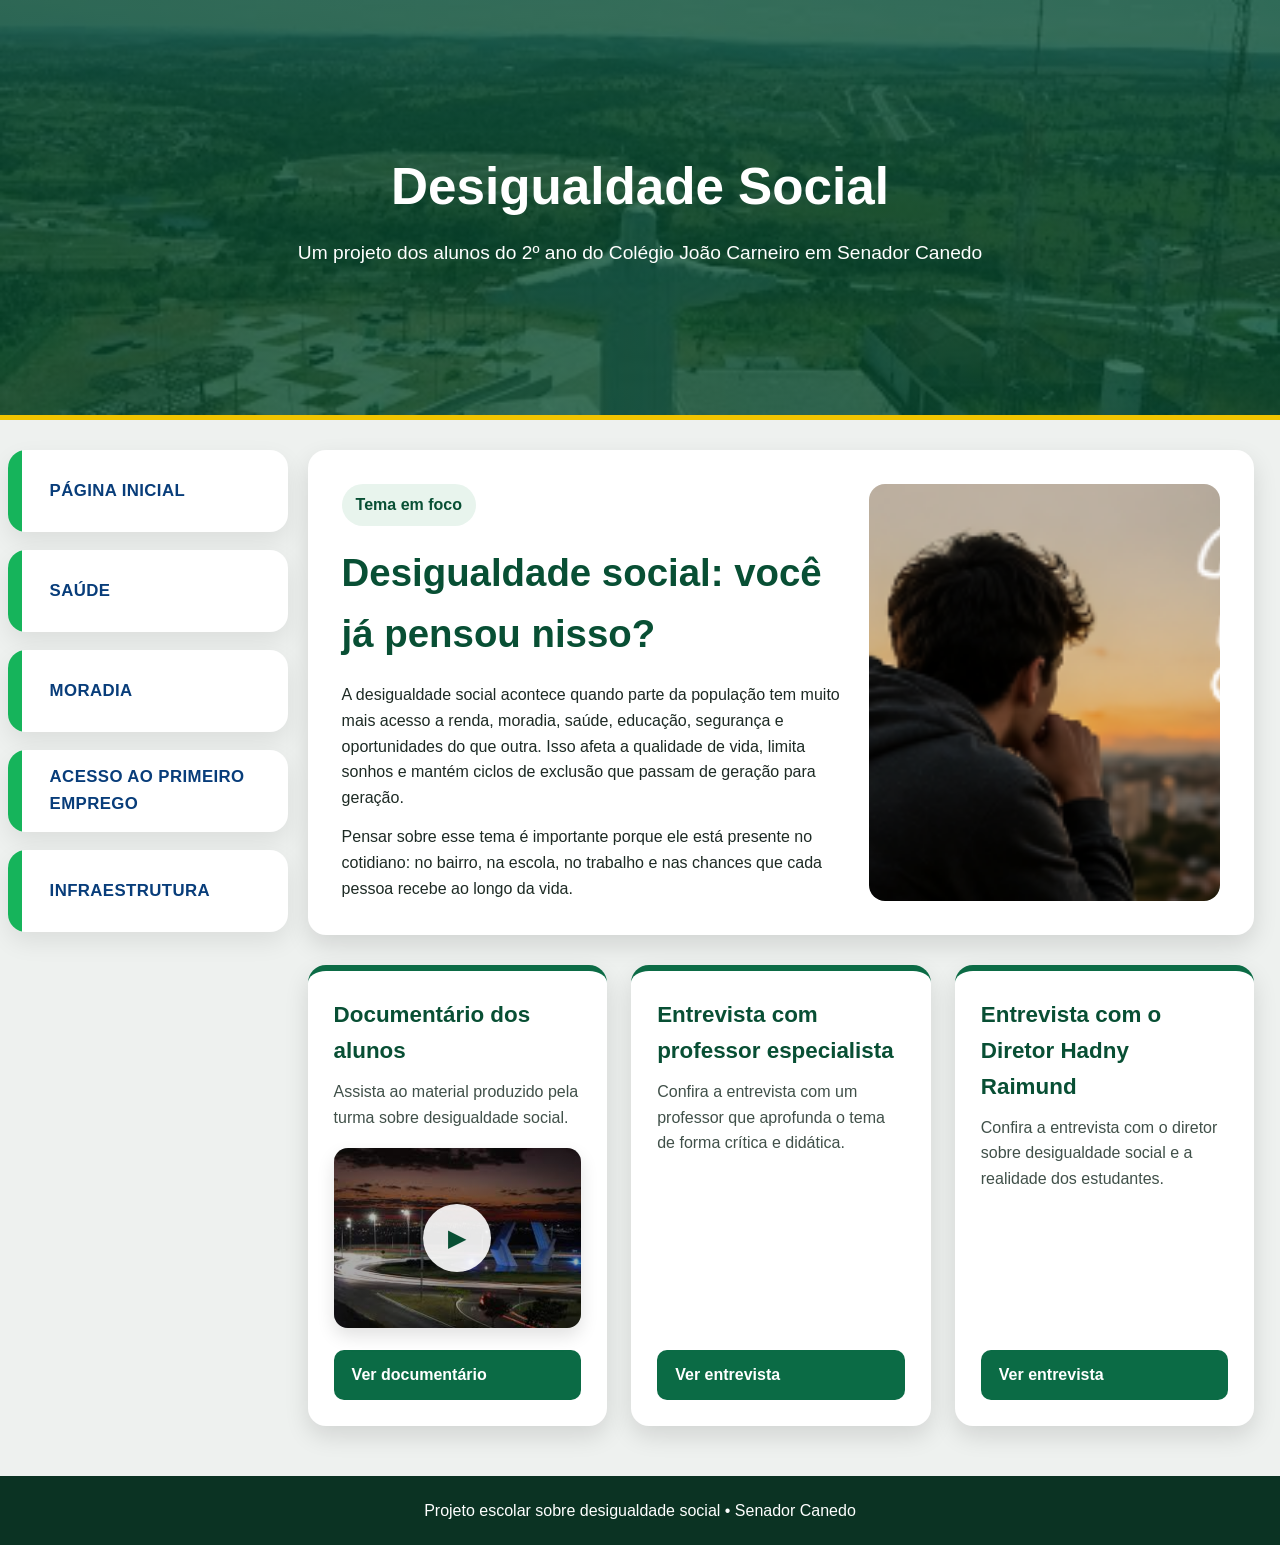
<file: index.htm>
<!DOCTYPE html>
<html lang="pt-BR">
<head>
  <meta charset="UTF-8" />
  <meta name="viewport" content="width=device-width, initial-scale=1.0" />
  <title>Desigualdade Social </title>
  <link rel="stylesheet" href="style.css" />
</head>
<body>
  <header class="hero">
    <div class="hero-overlay"></div>
    <div class="hero-content container">
      <h1>Desigualdade Social</h1>
      <p>Um projeto dos alunos do 2º ano do Colégio João Carneiro em Senador Canedo</p>
    </div>
  </header>

  <section class="layout-principal container">
    <nav class="menu-principal menu-lateral-estilo">
      <div class="menu-links">
        <a href="index.html">Página Inicial</a>
        <a href="Saúde.html">Saúde</a>
        <a href="Moradia.html">Moradia</a>
        <a href="Acesso ao primeiro emprego.html">Acesso ao primeiro emprego</a>
        <a href="infraestrutura.html">Infraestrutura</a>
      </div>
    </nav>

    <main class="pagina-inicial">
      <section class="secao-destaque">
        <div class="texto-destaque">
          <span class="tag">Tema em foco</span>
          <h2>Desigualdade social: você já pensou nisso?</h2>
          <p>
            A desigualdade social acontece quando parte da população tem muito mais acesso a renda,
            moradia, saúde, educação, segurança e oportunidades do que outra. Isso afeta a qualidade
            de vida, limita sonhos e mantém ciclos de exclusão que passam de geração para geração.
          </p>
          <p>
            Pensar sobre esse tema é importante porque ele está presente no cotidiano: no bairro,
            na escola, no trabalho e nas chances que cada pessoa recebe ao longo da vida.
          </p>
        </div>

        <div class="imagem-reflexao">
          <img src="garoto-pensando.png" alt="Pessoa pensativa refletindo sobre desigualdade social" />
        </div>
      </section>

      <section class="cards-conteudo">
        <article class="card-link">
          <div class="card-topo">
            <h3>Documentário dos alunos</h3>
            <p>Assista ao material produzido pela turma sobre desigualdade social.</p>

            <div class="trailer-box">
              <img src="senador-canedo.jpeg" alt="Prévia do documentário dos alunos" />
              <div class="trailer-legenda">
                <div class="play-trailer">▶</div>
              </div>
            </div>
          </div>
          <a class="botao-card" href="#" target="_blank" rel="noopener noreferrer">Ver documentário</a>
        </article>

        <article class="card-link">
          <div class="card-topo">
            <h3>Entrevista com professor especialista</h3>
            <p>Confira a entrevista com um professor que aprofunda o tema de forma crítica e didática.</p>
          </div>
          <a class="botao-card" href="#" target="_blank" rel="noopener noreferrer">Ver entrevista</a>
        </article>

        <article class="card-link">
          <div class="card-topo">
            <h3>Entrevista com o Diretor Hadny Raimund</h3>
            <p>Confira a entrevista com o diretor sobre desigualdade social e a realidade dos estudantes.</p>
          </div>
          <a class="botao-card" href="#" target="_blank" rel="noopener noreferrer">Ver entrevista</a>
        </article>
      </section>
    </main>
  </section>

  <footer class="rodape">
    <div class="container">
      <p>Projeto escolar sobre desigualdade social • Senador Canedo</p>
    </div>
  </footer>

  <script src="script.js"></script>
</body>
</html>
</file>
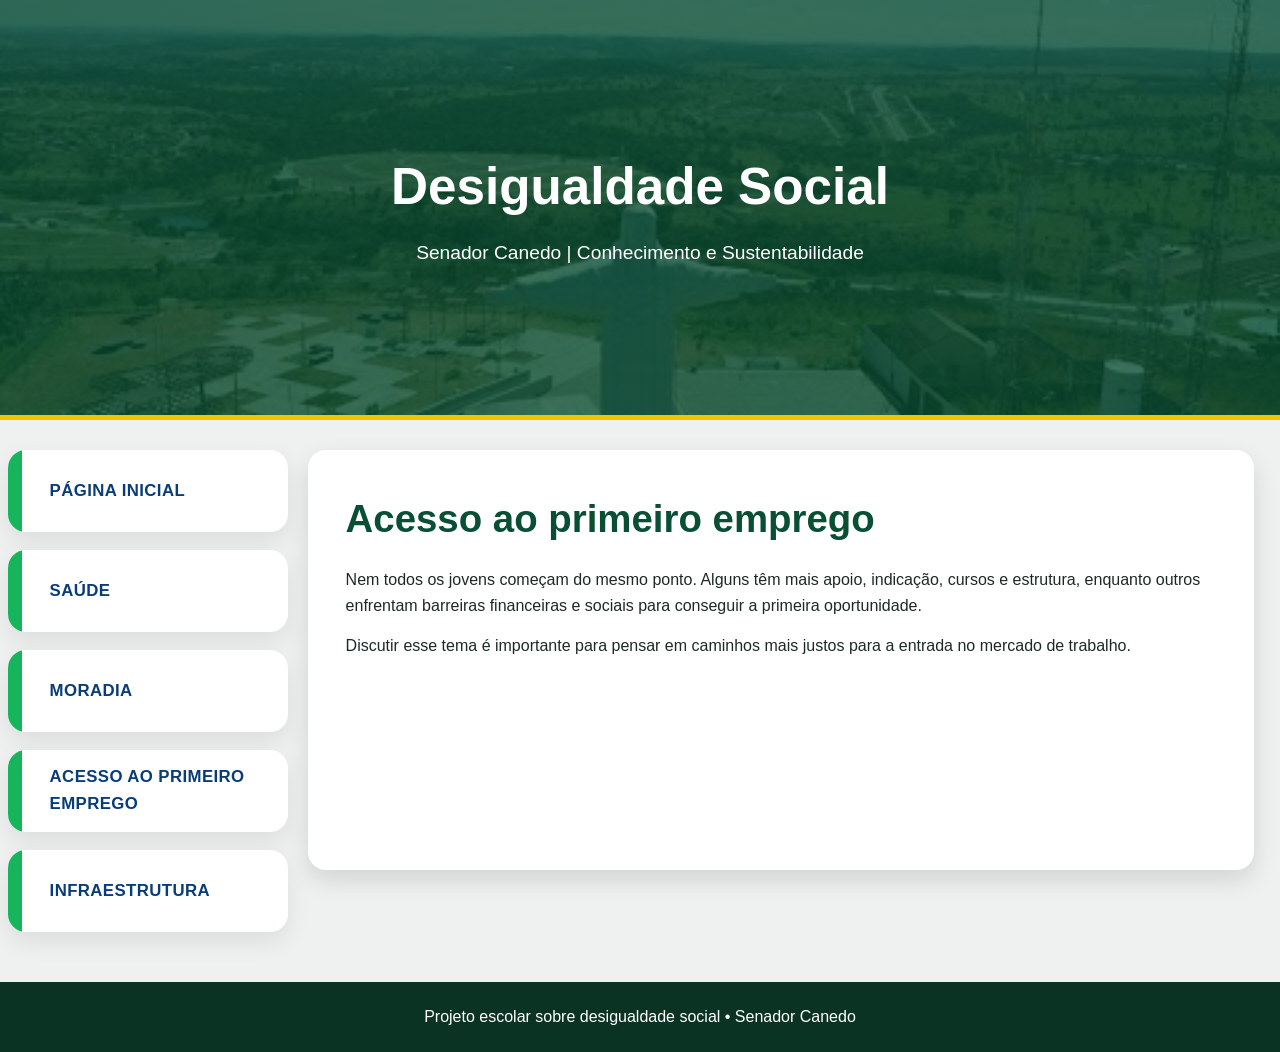
<file: Acesso ao primeiro emprego.html>
<!DOCTYPE html>
<html lang="pt-BR">
<head>
  <meta charset="UTF-8" />
  <meta name="viewport" content="width=device-width, initial-scale=1.0" />
  <title>Acesso ao primeiro emprego | Desigualdade Social</title>
  <link rel="stylesheet" href="style.css" />
</head>
<body>
  <header class="hero">
    <div class="hero-overlay"></div>
    <div class="hero-content container">
      <h1>Desigualdade Social</h1>
      <p>Senador Canedo | Conhecimento e Sustentabilidade</p>
    </div>
  </header>

  <section class="layout-principal container">
    <nav class="menu-principal menu-lateral-estilo">
      <div class="menu-links">
        <a href="index.html">Página Inicial</a>
        <a href="Saúde.html">Saúde</a>
        <a href="Moradia.html">Moradia</a>
        <a href="Acesso ao primeiro emprego.html">Acesso ao primeiro emprego</a>
        <a href="infraestrutura.html">Infraestrutura</a>
      </div>
    </nav>

    <main class="pagina-topico">
      <section class="conteudo-topico">
        <h2>Acesso ao primeiro emprego</h2>
        <p>Nem todos os jovens começam do mesmo ponto. Alguns têm mais apoio, indicação, cursos e estrutura, enquanto outros enfrentam barreiras financeiras e sociais para conseguir a primeira oportunidade.</p>
        <p>Discutir esse tema é importante para pensar em caminhos mais justos para a entrada no mercado de trabalho.</p>
      </section>
    </main>
  </section>

  <footer class="rodape">
    <div class="container">
      <p>Projeto escolar sobre desigualdade social • Senador Canedo</p>
    </div>
  </footer>

  <script src="script.js"></script>
</body>
</html>
</file>
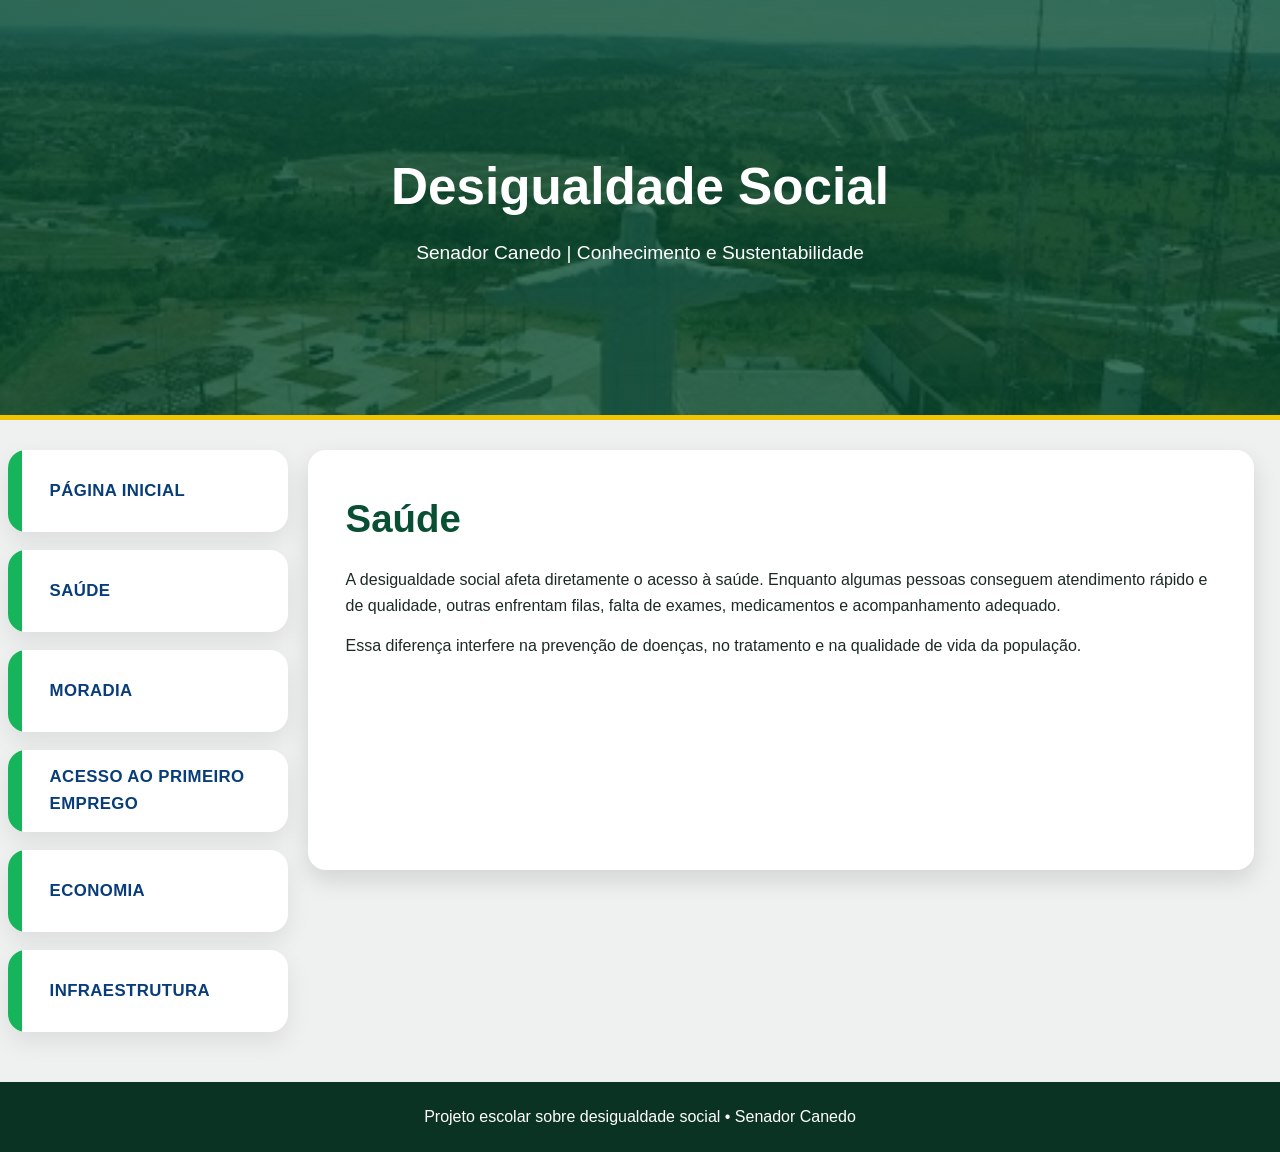
<file: saude-teste.html>
<!DOCTYPE html>
<html lang="pt-BR">
<head>
  <meta charset="UTF-8" />
  <meta name="viewport" content="width=device-width, initial-scale=1.0" />
  <title>Saúde | Desigualdade Social</title>
  <link rel="stylesheet" href="style.css" />
</head>
<body>
  <header class="hero">
    <div class="hero-overlay"></div>
    <div class="hero-content container">
      <h1>Desigualdade Social</h1>
      <p>Senador Canedo | Conhecimento e Sustentabilidade</p>
    </div>
  </header>

  <section class="layout-principal container">
    <nav class="menu-principal menu-lateral-estilo">
      <div class="menu-links">
        <a href="index.html">Página Inicial</a>
        <a href="Saúde.html">Saúde</a>
        <a href="Moradia.html">Moradia</a>
        <a href="Acesso ao primeiro emprego.html">Acesso ao primeiro emprego</a>
        <a href="economia.html">Economia</a>
        <a href="infraestrutura.html">Infraestrutura</a>
      </div>
    </nav>

    <main class="pagina-topico">
      <section class="conteudo-topico">
        <h2>Saúde</h2>
        <p>A desigualdade social afeta diretamente o acesso à saúde. Enquanto algumas pessoas conseguem atendimento rápido e de qualidade, outras enfrentam filas, falta de exames, medicamentos e acompanhamento adequado.</p>
        <p>Essa diferença interfere na prevenção de doenças, no tratamento e na qualidade de vida da população.</p>
      </section>
    </main>
  </section>

  <footer class="rodape">
    <div class="container">
      <p>Projeto escolar sobre desigualdade social • Senador Canedo</p>
    </div>
  </footer>

  <script src="script.js"></script>
</body>
</html>
</file>
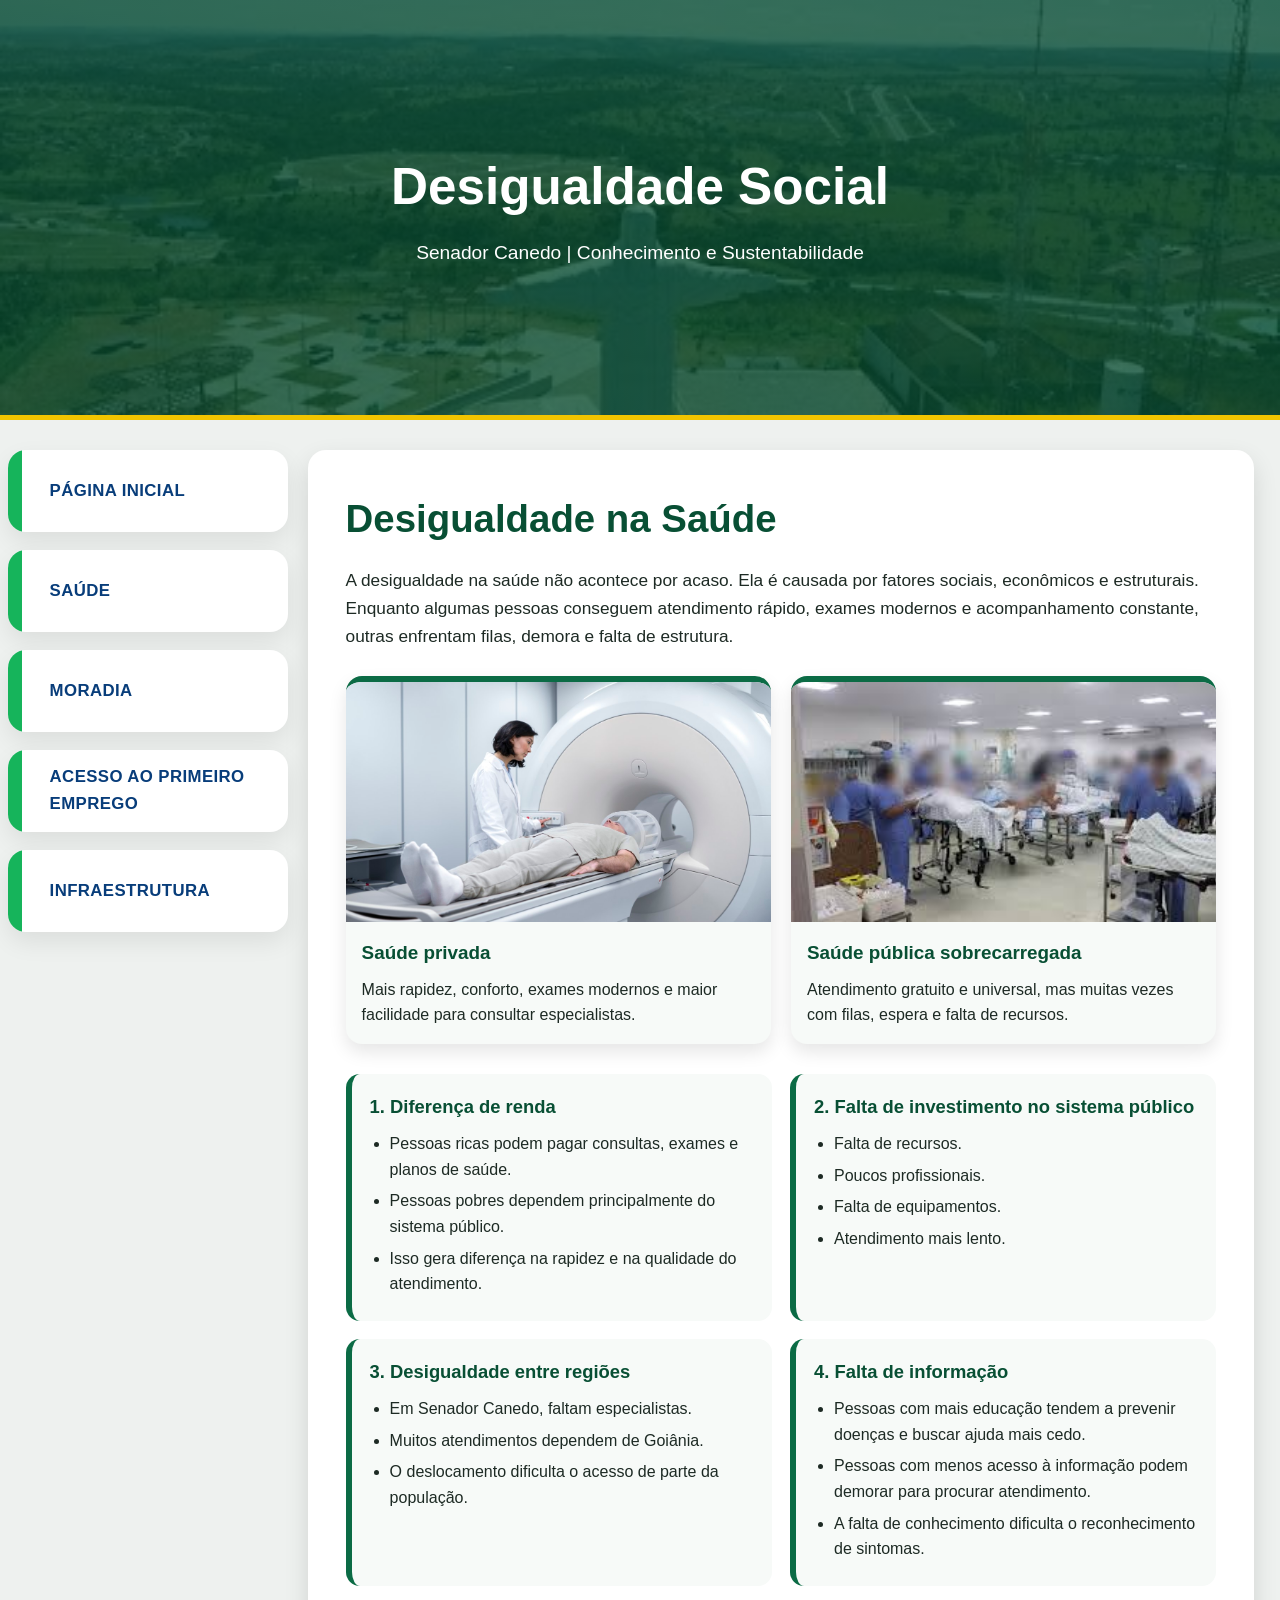
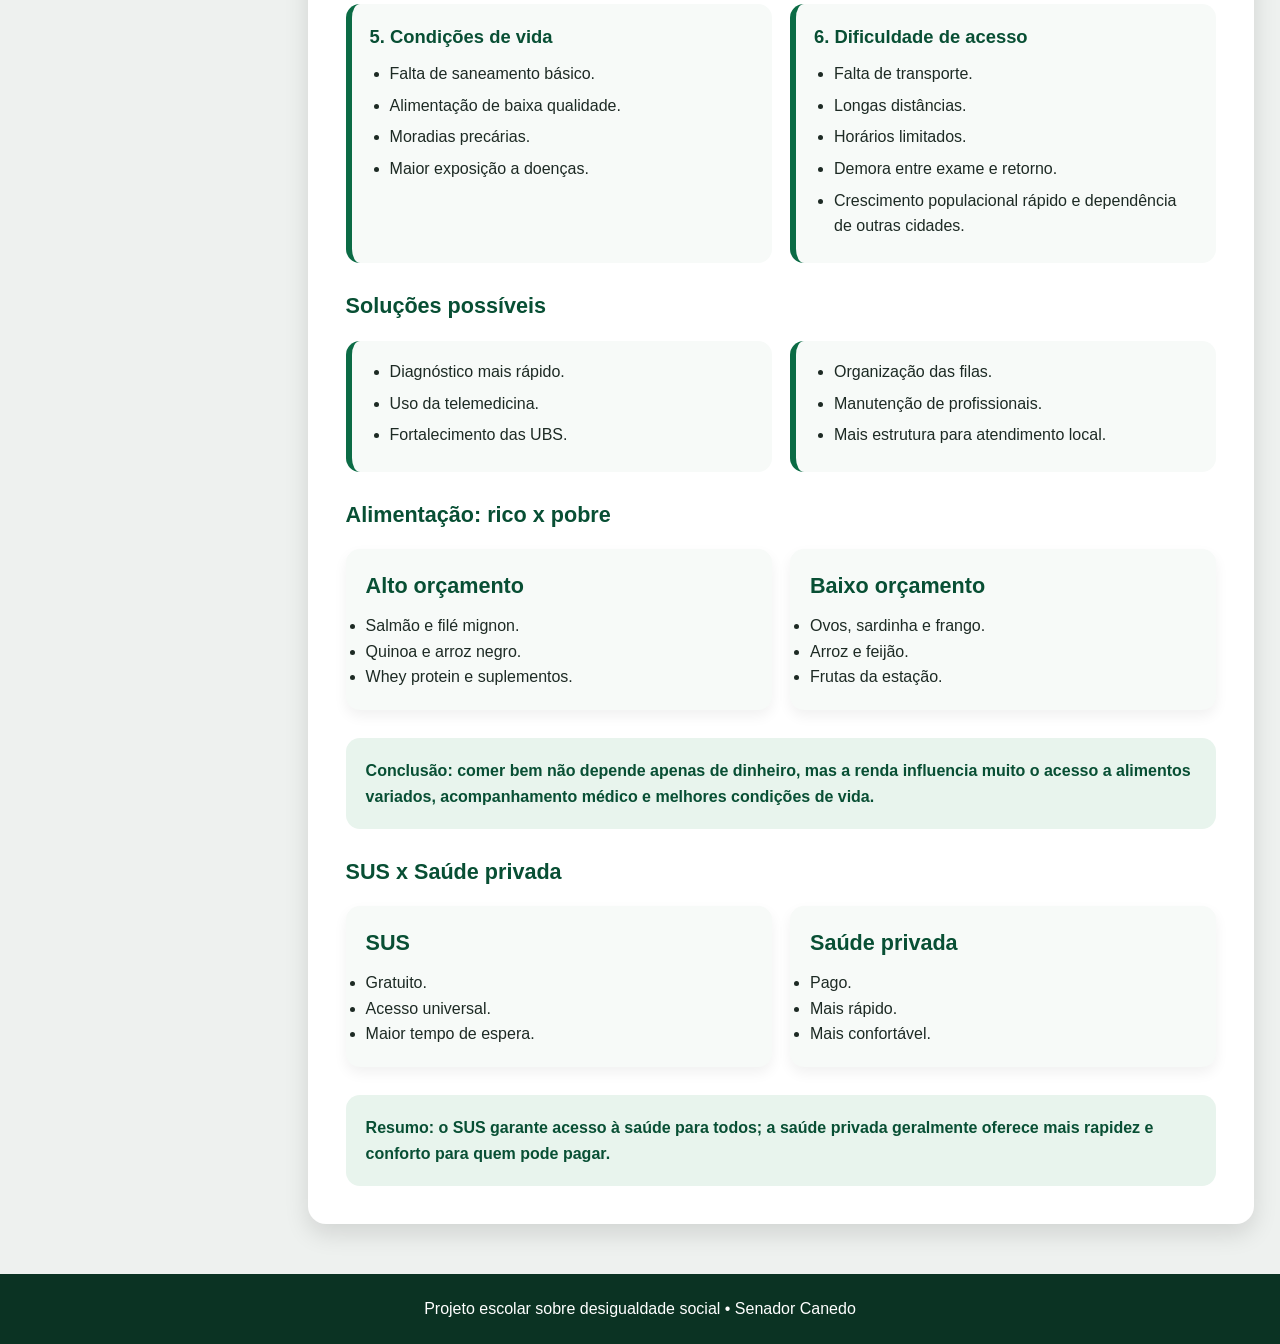
<file: Saúde.html>
<!DOCTYPE html>
<html lang="pt-BR">
<head>
  <meta charset="UTF-8" />
  <meta name="viewport" content="width=device-width, initial-scale=1.0" />
  <title>Saúde | Desigualdade Social</title>
  <link rel="stylesheet" href="style.css" />

  <style>
    .conteudo-topico h3 {
      color: var(--verde-escuro);
      margin: 26px 0 10px;
      font-size: 1.35rem;
    }

    .intro-saude {
      font-size: 1.08rem;
      margin-bottom: 24px;
    }

    .contraste-saude {
      display: grid;
      grid-template-columns: repeat(2, 1fr);
      gap: 20px;
      margin: 26px 0 30px;
    }

    .foto-contraste {
      background: #f7faf8;
      border-radius: 16px;
      overflow: hidden;
      box-shadow: 0 8px 18px rgba(0, 0, 0, 0.10);
      border-top: 6px solid var(--verde-principal);
    }

    .foto-contraste img {
      width: 100%;
      height: 240px;
      object-fit: cover;
    }

    .foto-contraste div {
      padding: 16px;
    }

    .foto-contraste h3 {
      margin: 0 0 8px;
      font-size: 1.18rem;
    }

    .blocos-saude {
      display: grid;
      grid-template-columns: repeat(2, 1fr);
      gap: 18px;
      margin-top: 18px;
    }

    .bloco-info {
      background: #f7faf8;
      border-left: 6px solid var(--verde-principal);
      border-radius: 14px;
      padding: 18px;
    }

    .bloco-info h3 {
      margin-top: 0;
      font-size: 1.15rem;
    }

    .bloco-info ul {
      padding-left: 20px;
    }

    .bloco-info li {
      margin-bottom: 6px;
    }

    .comparativo-saude {
      display: grid;
      grid-template-columns: repeat(2, 1fr);
      gap: 18px;
      margin-top: 16px;
    }

    .card-comparativo {
      background: #f7faf8;
      border-radius: 14px;
      padding: 20px;
      box-shadow: 0 6px 14px rgba(0, 0, 0, 0.06);
    }

    .card-comparativo h3 {
      margin-top: 0;
    }

    .destaque-final {
      margin-top: 28px;
      background: #e8f4ed;
      border-radius: 14px;
      padding: 20px;
      font-weight: bold;
      color: var(--verde-escuro);
    }

    @media (max-width: 900px) {
      .contraste-saude,
      .blocos-saude,
      .comparativo-saude {
        grid-template-columns: 1fr;
      }
    }
  </style>
</head>
<body>
  <header class="hero">
    <div class="hero-overlay"></div>
    <div class="hero-content container">
      <h1>Desigualdade Social</h1>
      <p>Senador Canedo | Conhecimento e Sustentabilidade</p>
    </div>
  </header>

  <section class="layout-principal container">
    <nav class="menu-principal menu-lateral-estilo">
      <div class="menu-links">
        <a href="index.html">Página Inicial</a>
        <a href="Saúde.html">Saúde</a>
        <a href="Moradia.html">Moradia</a>
        <a href="Acesso ao primeiro emprego.html">Acesso ao primeiro emprego</a>
        <a href="infraestrutura.html">Infraestrutura</a>
      </div>
    </nav>

    <main class="pagina-topico">
      <section class="conteudo-topico">
        <h2>Desigualdade na Saúde</h2>

        <p class="intro-saude">
          A desigualdade na saúde não acontece por acaso. Ela é causada por fatores sociais,
          econômicos e estruturais. Enquanto algumas pessoas conseguem atendimento rápido,
          exames modernos e acompanhamento constante, outras enfrentam filas, demora e falta
          de estrutura.
        </p>

        <section class="contraste-saude">
          <article class="foto-contraste">
            <img src="ressonancia.jpg" alt="Pessoa realizando exame em equipamento moderno de saúde privada" />
            <div>
              <h3>Saúde privada</h3>
              <p>Mais rapidez, conforto, exames modernos e maior facilidade para consultar especialistas.</p>
            </div>
          </article>

          <article class="foto-contraste">
            <img src="saudepublica.jpeg" alt="Unidade pública de saúde com muitas pessoas aguardando atendimento" />
            <div>
              <h3>Saúde pública sobrecarregada</h3>
              <p>Atendimento gratuito e universal, mas muitas vezes com filas, espera e falta de recursos.</p>
            </div>
          </article>
        </section>

        <div class="blocos-saude">
          <article class="bloco-info">
            <h3>1. Diferença de renda</h3>
            <ul>
              <li>Pessoas ricas podem pagar consultas, exames e planos de saúde.</li>
              <li>Pessoas pobres dependem principalmente do sistema público.</li>
              <li>Isso gera diferença na rapidez e na qualidade do atendimento.</li>
            </ul>
          </article>

          <article class="bloco-info">
            <h3>2. Falta de investimento no sistema público</h3>
            <ul>
              <li>Falta de recursos.</li>
              <li>Poucos profissionais.</li>
              <li>Falta de equipamentos.</li>
              <li>Atendimento mais lento.</li>
            </ul>
          </article>

          <article class="bloco-info">
            <h3>3. Desigualdade entre regiões</h3>
            <ul>
              <li>Em Senador Canedo, faltam especialistas.</li>
              <li>Muitos atendimentos dependem de Goiânia.</li>
              <li>O deslocamento dificulta o acesso de parte da população.</li>
            </ul>
          </article>

          <article class="bloco-info">
            <h3>4. Falta de informação</h3>
            <ul>
              <li>Pessoas com mais educação tendem a prevenir doenças e buscar ajuda mais cedo.</li>
              <li>Pessoas com menos acesso à informação podem demorar para procurar atendimento.</li>
              <li>A falta de conhecimento dificulta o reconhecimento de sintomas.</li>
            </ul>
          </article>

          <article class="bloco-info">
            <h3>5. Condições de vida</h3>
            <ul>
              <li>Falta de saneamento básico.</li>
              <li>Alimentação de baixa qualidade.</li>
              <li>Moradias precárias.</li>
              <li>Maior exposição a doenças.</li>
            </ul>
          </article>

          <article class="bloco-info">
            <h3>6. Dificuldade de acesso</h3>
            <ul>
              <li>Falta de transporte.</li>
              <li>Longas distâncias.</li>
              <li>Horários limitados.</li>
              <li>Demora entre exame e retorno.</li>
              <li>Crescimento populacional rápido e dependência de outras cidades.</li>
            </ul>
          </article>
        </div>

        <h3>Soluções possíveis</h3>
        <div class="blocos-saude">
          <article class="bloco-info">
            <ul>
              <li>Diagnóstico mais rápido.</li>
              <li>Uso da telemedicina.</li>
              <li>Fortalecimento das UBS.</li>
            </ul>
          </article>

          <article class="bloco-info">
            <ul>
              <li>Organização das filas.</li>
              <li>Manutenção de profissionais.</li>
              <li>Mais estrutura para atendimento local.</li>
            </ul>
          </article>
        </div>

        <h3>Alimentação: rico x pobre</h3>
        <div class="comparativo-saude">
          <article class="card-comparativo">
            <h3>Alto orçamento</h3>
            <ul>
              <li>Salmão e filé mignon.</li>
              <li>Quinoa e arroz negro.</li>
              <li>Whey protein e suplementos.</li>
            </ul>
          </article>

          <article class="card-comparativo">
            <h3>Baixo orçamento</h3>
            <ul>
              <li>Ovos, sardinha e frango.</li>
              <li>Arroz e feijão.</li>
              <li>Frutas da estação.</li>
            </ul>
          </article>
        </div>

        <p class="destaque-final">
          Conclusão: comer bem não depende apenas de dinheiro, mas a renda influencia muito o acesso
          a alimentos variados, acompanhamento médico e melhores condições de vida.
        </p>

        <h3>SUS x Saúde privada</h3>
        <div class="comparativo-saude">
          <article class="card-comparativo">
            <h3>SUS</h3>
            <ul>
              <li>Gratuito.</li>
              <li>Acesso universal.</li>
              <li>Maior tempo de espera.</li>
            </ul>
          </article>

          <article class="card-comparativo">
            <h3>Saúde privada</h3>
            <ul>
              <li>Pago.</li>
              <li>Mais rápido.</li>
              <li>Mais confortável.</li>
            </ul>
          </article>
        </div>

        <p class="destaque-final">
          Resumo: o SUS garante acesso à saúde para todos; a saúde privada geralmente oferece mais rapidez
          e conforto para quem pode pagar.
        </p>
      </section>
    </main>
  </section>

  <footer class="rodape">
    <div class="container">
      <p>Projeto escolar sobre desigualdade social • Senador Canedo</p>
    </div>
  </footer>

  <script src="script.js"></script>
</body>
</html>
</file>
<file: style.css>
:root {
  --verde-principal: #0b6b45;
  --verde-escuro: #084f34;
  --verde-menu: #055b37;
  --amarelo-destaque: #f2c400;
  --cinza-fundo: #eef1ef;
  --branco: #ffffff;
  --texto: #1d2a24;
  --sombra: 0 10px 25px rgba(0, 0, 0, 0.12);
}

* {
  margin: 0;
  padding: 0;
  box-sizing: border-box;
}

body {
  font-family: Arial, Helvetica, sans-serif;
  background: var(--cinza-fundo);
  color: var(--texto);
  line-height: 1.6;
}

img {
  max-width: 100%;
  display: block;
}

.container {
  width: min(1280px, 96%);
  margin: 0 auto;
}

.hero {
  position: relative;
  min-height: 420px;
  display: flex;
  align-items: center;
  justify-content: center;
  text-align: center;
  color: var(--branco);
  background:
    linear-gradient(rgba(7, 75, 47, 0.78), rgba(7, 75, 47, 0.78)),
    url('cristo.jpg') center/cover no-repeat;
  border-bottom: 5px solid var(--amarelo-destaque);
}

.hero-overlay {
  position: absolute;
  inset: 0;
}

.hero-content {
  position: relative;
  z-index: 1;
  padding: 28px 0;
}

.hero h1 {
  font-size: clamp(2rem, 4vw, 3.2rem);
  margin-bottom: 10px;
}

.hero p {
  font-size: 1.2rem;
}

.layout-principal {
  display: flex;
  gap: 20px;
  align-items: flex-start;
  padding: 30px 0 50px;
}

.menu-principal {
  flex: 0 0 280px;
  margin-left: -18px;
}

.menu-lateral-estilo .menu-links {
  display: flex;
  flex-direction: column;
  gap: 18px;
  max-width: 100%;
}

.menu-lateral-estilo .menu-links a {
  position: relative;
  display: flex;
  align-items: center;
  min-height: 82px;
  padding: 0 28px 0 42px;
  background: var(--branco);
  color: #083d7a;
  text-decoration: none;
  font-weight: 800;
  font-size: 1.05rem;
  letter-spacing: 0.4px;
  text-transform: uppercase;
  border-radius: 18px;
  box-shadow: 0 10px 24px rgba(0, 0, 0, 0.08);
  overflow: hidden;
  transition: transform 0.2s ease, box-shadow 0.2s ease, color 0.2s ease;
}

.menu-lateral-estilo .menu-links a::before {
  content: "";
  position: absolute;
  left: 0;
  top: 0;
  width: 14px;
  height: 100%;
  background: #16b45b;
  border-radius: 18px 0 0 18px;
}

.menu-lateral-estilo .menu-links a:hover {
  transform: translateX(6px);
  box-shadow: 0 14px 28px rgba(0, 0, 0, 0.12);
}

.menu-lateral-estilo .menu-links a.ativo,
.menu-lateral-estilo .menu-links a[aria-current="page"] {
  color: #0b6b45;
}

.pagina-inicial,
.pagina-topico {
  flex: 1;
  min-width: 0;
}

.secao-destaque {
  background: var(--branco);
  border-radius: 18px;
  box-shadow: var(--sombra);
  display: grid;
  grid-template-columns: 1.35fr 0.95fr;
  gap: 28px;
  padding: 34px;
  margin-bottom: 30px;
}

.texto-destaque {
  display: flex;
  flex-direction: column;
  justify-content: center;
}

.tag {
  display: inline-block;
  width: fit-content;
  background: #e8f4ed;
  color: var(--verde-escuro);
  font-weight: bold;
  padding: 8px 14px;
  border-radius: 999px;
  margin-bottom: 16px;
}

.texto-destaque h2,
.conteudo-topico h2 {
  font-size: clamp(1.8rem, 3vw, 2.7rem);
  margin-bottom: 18px;
  color: var(--verde-escuro);
}

.texto-destaque p + p,
.conteudo-topico p + p {
  margin-top: 14px;
}

.imagem-reflexao img {
  width: 100%;
  height: 100%;
  min-height: 320px;
  object-fit: cover;
  border-radius: 16px;
}

.cards-conteudo {
  display: grid;
  grid-template-columns: repeat(auto-fit, minmax(280px, 1fr));
  gap: 24px;
}

.card-link {
  background: var(--branco);
  border-radius: 18px;
  box-shadow: var(--sombra);
  padding: 26px;
  display: flex;
  flex-direction: column;
  justify-content: space-between;
  min-height: 280px;
  border-top: 6px solid var(--verde-principal);
}

.card-topo h3 {
  color: var(--verde-escuro);
  margin-bottom: 10px;
  font-size: 1.4rem;
}

.card-topo p {
  color: #405049;
}

.trailer-box {
  position: relative;
  margin-top: 18px;
  border-radius: 14px;
  overflow: hidden;
  box-shadow: 0 8px 18px rgba(0, 0, 0, 0.12);
}

.trailer-box img {
  width: 100%;
  height: 180px;
  object-fit: cover;
}

.trailer-legenda {
  position: absolute;
  inset: 0;
  display: flex;
  align-items: center;
  justify-content: center;
  background: linear-gradient(rgba(0, 0, 0, 0.18), rgba(0, 0, 0, 0.4));
}

.play-trailer {
  width: 68px;
  height: 68px;
  border-radius: 50%;
  background: rgba(255, 255, 255, 0.9);
  display: flex;
  align-items: center;
  justify-content: center;
  font-size: 1.5rem;
  color: var(--verde-escuro);
  box-shadow: 0 8px 20px rgba(0, 0, 0, 0.18);
}

.botao-card {
  display: inline-block;
  margin-top: 22px;
  background: var(--verde-principal);
  color: var(--branco);
  text-decoration: none;
  padding: 12px 18px;
  border-radius: 10px;
  font-weight: bold;
  transition: 0.2s ease;
}

.botao-card:hover {
  background: var(--verde-escuro);
}

.conteudo-topico {
  background: var(--branco);
  border-radius: 18px;
  box-shadow: var(--sombra);
  padding: 38px;
  min-height: 420px;
}

.rodape {
  background: #0b3323;
  color: var(--branco);
  text-align: center;
  padding: 22px 0;
}

@media (max-width: 960px) {
  .layout-principal {
    flex-direction: column;
  }

  .menu-principal {
    width: 100%;
    flex: none;
    margin-left: 0;
  }

  .menu-lateral-estilo .menu-links {
    max-width: 100%;
  }

  .menu-lateral-estilo .menu-links a {
    min-height: 72px;
    font-size: 1rem;
  }

  .secao-destaque,
  .cards-conteudo {
    grid-template-columns: 1fr;
  }
}

@media (max-width: 600px) {
  .container {
    width: min(94%, 1280px);
  }

  .hero {
    min-height: 240px;
  }

  .secao-destaque,
  .conteudo-topico,
  .card-link {
    padding: 22px;
  }

  .trailer-box img {
    height: 160px;
  }
}

/* ===== Página Moradia - novo design ===== */
.moradia-page {
  display: flex;
  flex-direction: column;
  gap: 26px;
}

.moradia-banner,
.moradia-bloco,
.moradia-card-imagem,
.moradia-solucao,
.moradia-final,
.moradia-mini-card,
.moradia-resumo-grid article {
  background: var(--branco);
  border-radius: 18px;
  box-shadow: var(--sombra);
}

.moradia-banner {
  display: grid;
  grid-template-columns: 1.1fr 0.9fr;
  gap: 28px;
  padding: 34px;
  overflow: hidden;
  border-top: 6px solid var(--verde-principal);
}

.moradia-banner-texto {
  display: flex;
  flex-direction: column;
  justify-content: center;
}

.moradia-banner h2,
.moradia-bloco h2,
.moradia-card-imagem h2,
.moradia-solucao h2,
.moradia-final h2,
.moradia-mini-card h2 {
  color: var(--verde-escuro);
  font-size: clamp(1.55rem, 2.5vw, 2.35rem);
  line-height: 1.2;
  margin-bottom: 14px;
}

.moradia-banner-imagem img {
  width: 100%;
  height: 100%;
  min-height: 320px;
  object-fit: cover;
  border-radius: 16px;
}

.moradia-resumo-grid {
  display: grid;
  grid-template-columns: repeat(3, 1fr);
  gap: 18px;
}

.moradia-resumo-grid article {
  padding: 24px;
  border-left: 8px solid var(--amarelo-destaque);
}

.moradia-resumo-grid span {
  display: inline-flex;
  width: 44px;
  height: 44px;
  align-items: center;
  justify-content: center;
  border-radius: 50%;
  background: #e8f4ed;
  color: var(--verde-escuro);
  font-weight: 800;
  margin-bottom: 12px;
}

.moradia-resumo-grid h3,
.moradia-lista h3 {
  color: var(--verde-escuro);
  margin-bottom: 8px;
}

.moradia-bloco {
  display: grid;
  grid-template-columns: 1fr 0.95fr;
  gap: 28px;
  padding: 34px;
}

.destaque-verde {
  border-top: 6px solid var(--verde-principal);
}

.moradia-lista {
  background: #f5f8f6;
  border-radius: 16px;
  padding: 24px;
}

.moradia-lista ul {
  padding-left: 20px;
}

.moradia-lista li + li {
  margin-top: 12px;
}

.moradia-card-imagem {
  display: grid;
  grid-template-columns: 0.9fr 1.1fr;
  gap: 28px;
  padding: 30px;
  align-items: center;
}

.moradia-card-imagem.invertido {
  grid-template-columns: 1fr 1fr;
}

.moradia-card-imagem img,
.moradia-mini-card img,
.moradia-final img {
  width: 100%;
  height: 100%;
  min-height: 280px;
  object-fit: cover;
  border-radius: 16px;
}

.moradia-duplo {
  display: grid;
  grid-template-columns: repeat(2, 1fr);
  gap: 24px;
}

.moradia-mini-card {
  overflow: hidden;
}

.moradia-mini-card img {
  height: 240px;
  min-height: 240px;
  border-radius: 18px 18px 0 0;
}

.moradia-mini-card div {
  padding: 26px;
}

.moradia-solucao {
  padding: 34px;
  border-top: 6px solid var(--amarelo-destaque);
}

.moradia-solucao-topo {
  max-width: 850px;
  margin-bottom: 24px;
}

.moradia-solucoes-grid {
  display: grid;
  grid-template-columns: repeat(3, 1fr);
  gap: 16px;
}

.moradia-solucoes-grid article {
  background: #f5f8f6;
  border-radius: 14px;
  padding: 20px;
  border-left: 6px solid var(--verde-principal);
}

.moradia-solucoes-grid strong {
  display: block;
  color: var(--verde-escuro);
  margin-bottom: 8px;
}

.moradia-final {
  display: grid;
  grid-template-columns: 1.15fr 0.85fr;
  gap: 28px;
  padding: 34px;
  align-items: center;
  background:
    linear-gradient(rgba(255, 255, 255, 0.94), rgba(255, 255, 255, 0.94)),
    linear-gradient(135deg, var(--verde-principal), var(--amarelo-destaque));
}

.moradia-page p + p {
  margin-top: 12px;
}

@media (max-width: 960px) {
  .moradia-banner,
  .moradia-bloco,
  .moradia-card-imagem,
  .moradia-card-imagem.invertido,
  .moradia-final,
  .moradia-duplo,
  .moradia-resumo-grid,
  .moradia-solucoes-grid {
    grid-template-columns: 1fr;
  }

  .moradia-banner,
  .moradia-bloco,
  .moradia-card-imagem,
  .moradia-solucao,
  .moradia-final {
    padding: 24px;
  }
}

@media (max-width: 600px) {
  .moradia-banner-imagem img,
  .moradia-card-imagem img,
  .moradia-final img {
    min-height: 220px;
  }

  .moradia-mini-card img {
    height: 200px;
    min-height: 200px;
  }
}

/* ===== Página Infraestrutura ===== */
.infraestrutura-page {
  display: flex;
  flex-direction: column;
  gap: 26px;
}

.infra-banner,
.infra-card-imagem,
.infra-mini-card,
.infra-final,
.infra-resumo-grid article {
  background: var(--branco);
  border-radius: 18px;
  box-shadow: var(--sombra);
}

.infra-banner {
  display: grid;
  grid-template-columns: 1.15fr 0.85fr;
  gap: 28px;
  padding: 34px;
  border-top: 6px solid var(--verde-principal);
}

.infra-banner-texto {
  display: flex;
  flex-direction: column;
  justify-content: center;
}

.infra-banner h2,
.infra-card-imagem h2,
.infra-mini-card h2,
.infra-final h2 {
  color: var(--verde-escuro);
  font-size: clamp(1.55rem, 2.5vw, 2.35rem);
  line-height: 1.2;
  margin-bottom: 14px;
}

.infra-banner-imagem img,
.infra-card-imagem img {
  width: 100%;
  height: 100%;
  min-height: 300px;
  object-fit: cover;
  border-radius: 16px;
}

.infra-resumo-grid {
  display: grid;
  grid-template-columns: repeat(3, 1fr);
  gap: 18px;
}

.infra-resumo-grid article {
  padding: 24px;
  border-left: 8px solid var(--amarelo-destaque);
}

.infra-resumo-grid span {
  display: inline-flex;
  width: 44px;
  height: 44px;
  align-items: center;
  justify-content: center;
  border-radius: 50%;
  background: #e8f4ed;
  color: var(--verde-escuro);
  font-weight: 800;
  margin-bottom: 12px;
}

.infra-resumo-grid h3 {
  color: var(--verde-escuro);
  margin-bottom: 8px;
}

.infra-card-imagem {
  display: grid;
  grid-template-columns: 0.9fr 1.1fr;
  gap: 28px;
  padding: 30px;
  align-items: center;
}

.infra-card-imagem.invertido {
  grid-template-columns: 1.1fr 0.9fr;
}

.legenda {
  margin-top: 14px;
  font-weight: 700;
  color: var(--verde-escuro);
  background: #e8f4ed;
  padding: 12px 14px;
  border-radius: 12px;
}

.infra-duplo {
  display: grid;
  grid-template-columns: repeat(2, 1fr);
  gap: 24px;
}

.infra-mini-card {
  padding: 30px;
  border-top: 6px solid var(--verde-principal);
}

.infra-mini-card.destaque-amarelo {
  border-top-color: var(--amarelo-destaque);
}

.infra-mini-card ul {
  padding-left: 20px;
}

.infra-mini-card li + li {
  margin-top: 10px;
}

.infra-final {
  padding: 34px;
  background:
    linear-gradient(rgba(255, 255, 255, 0.93), rgba(255, 255, 255, 0.93)),
    linear-gradient(135deg, var(--verde-principal), var(--amarelo-destaque));
}

.infraestrutura-page p + p {
  margin-top: 12px;
}

@media (max-width: 960px) {
  .infra-banner,
  .infra-card-imagem,
  .infra-card-imagem.invertido,
  .infra-resumo-grid,
  .infra-duplo {
    grid-template-columns: 1fr;
  }

  .infra-banner,
  .infra-card-imagem,
  .infra-mini-card,
  .infra-final {
    padding: 24px;
  }
}

@media (max-width: 600px) {
  .infra-banner-imagem img,
  .infra-card-imagem img {
    min-height: 220px;
  }
}
/* AJUSTE DOS CARDS (EXPANDIR E ALINHAR) */
.pagina-inicial .cards-conteudo {
  width: 100%;
  margin-top: 10px;
  grid-template-columns: repeat(3, 1fr);
}

.pagina-inicial .card-link {
  height: 100%;
  text-decoration: none;
}

/* ===== Ajuste final: três cards da página inicial ===== */
.pagina-inicial .cards-conteudo {
  width: 100%;
  display: grid;
  grid-template-columns: repeat(3, minmax(0, 1fr));
  gap: 24px;
  align-items: stretch;
}

.pagina-inicial .card-link {
  width: 100%;
  min-height: 300px;
}

@media (max-width: 1100px) {
  .pagina-inicial .cards-conteudo {
    grid-template-columns: 1fr;
  }
}
</file>
